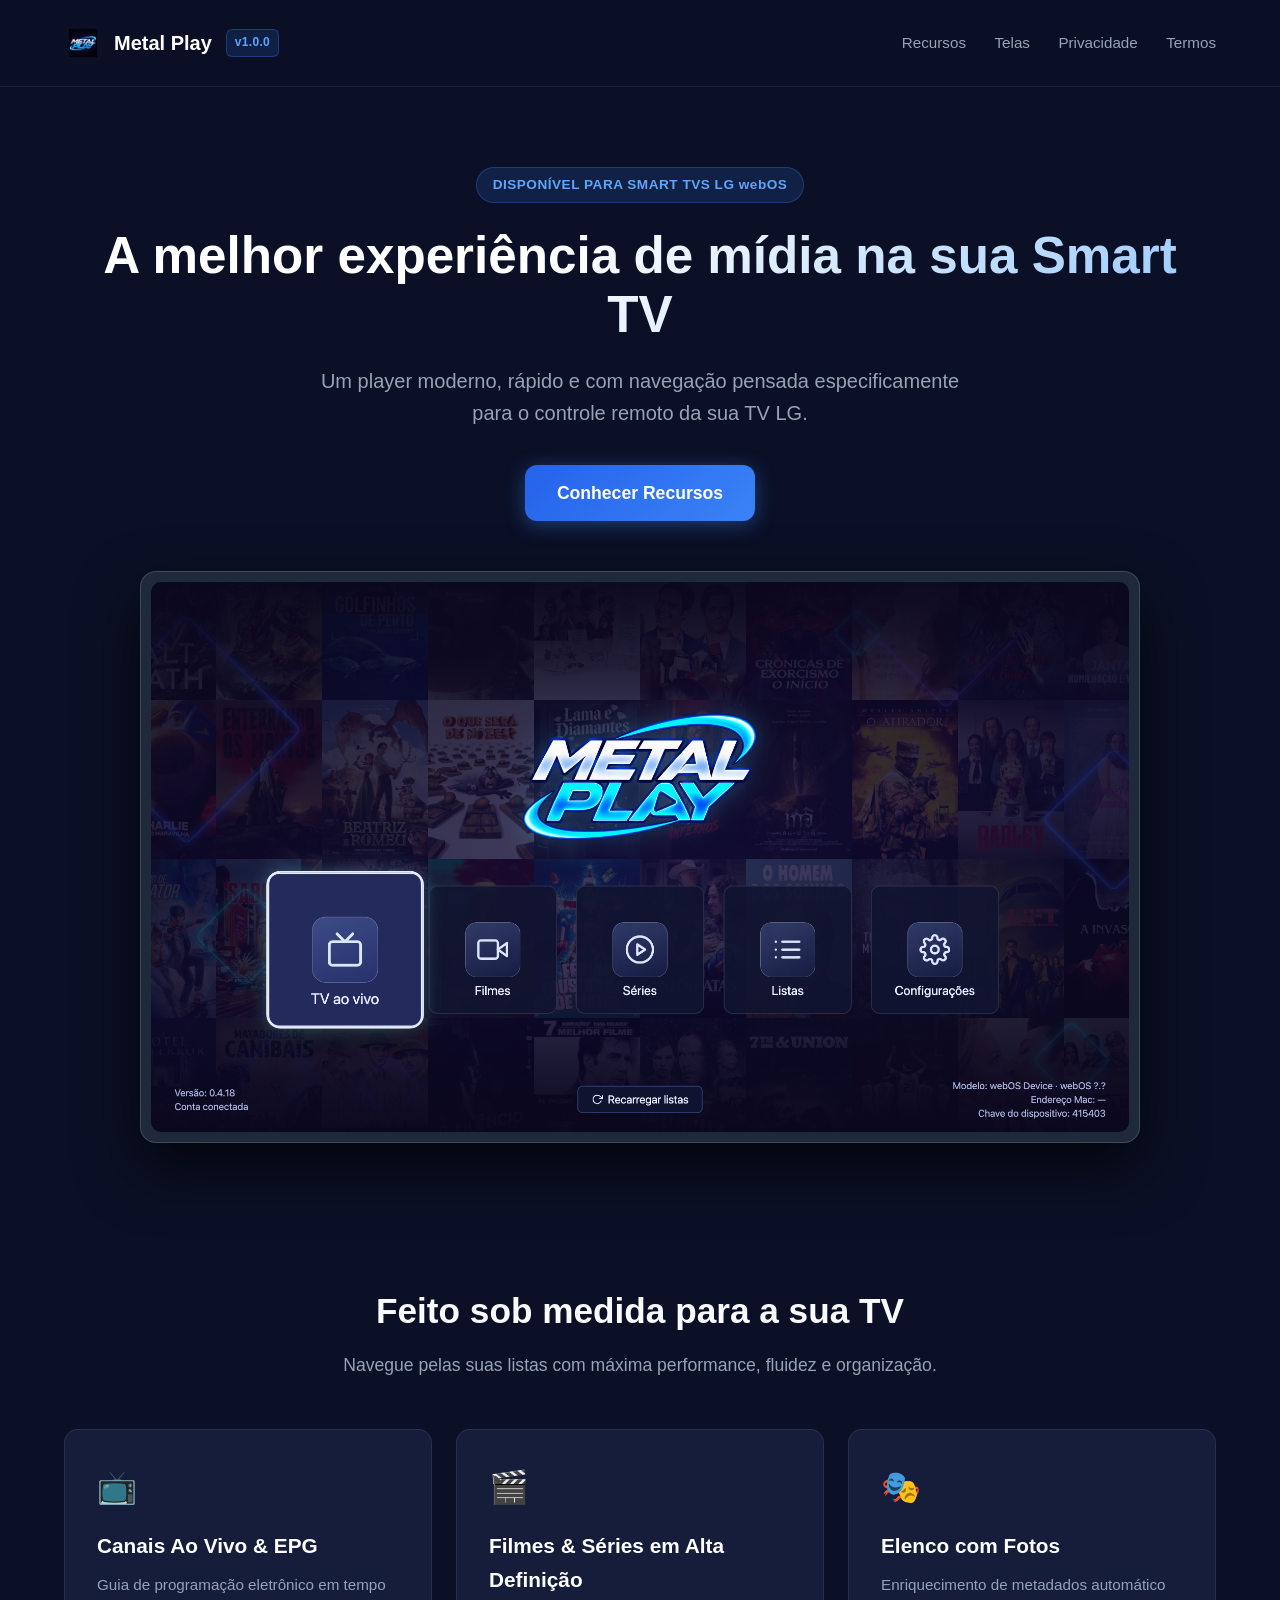
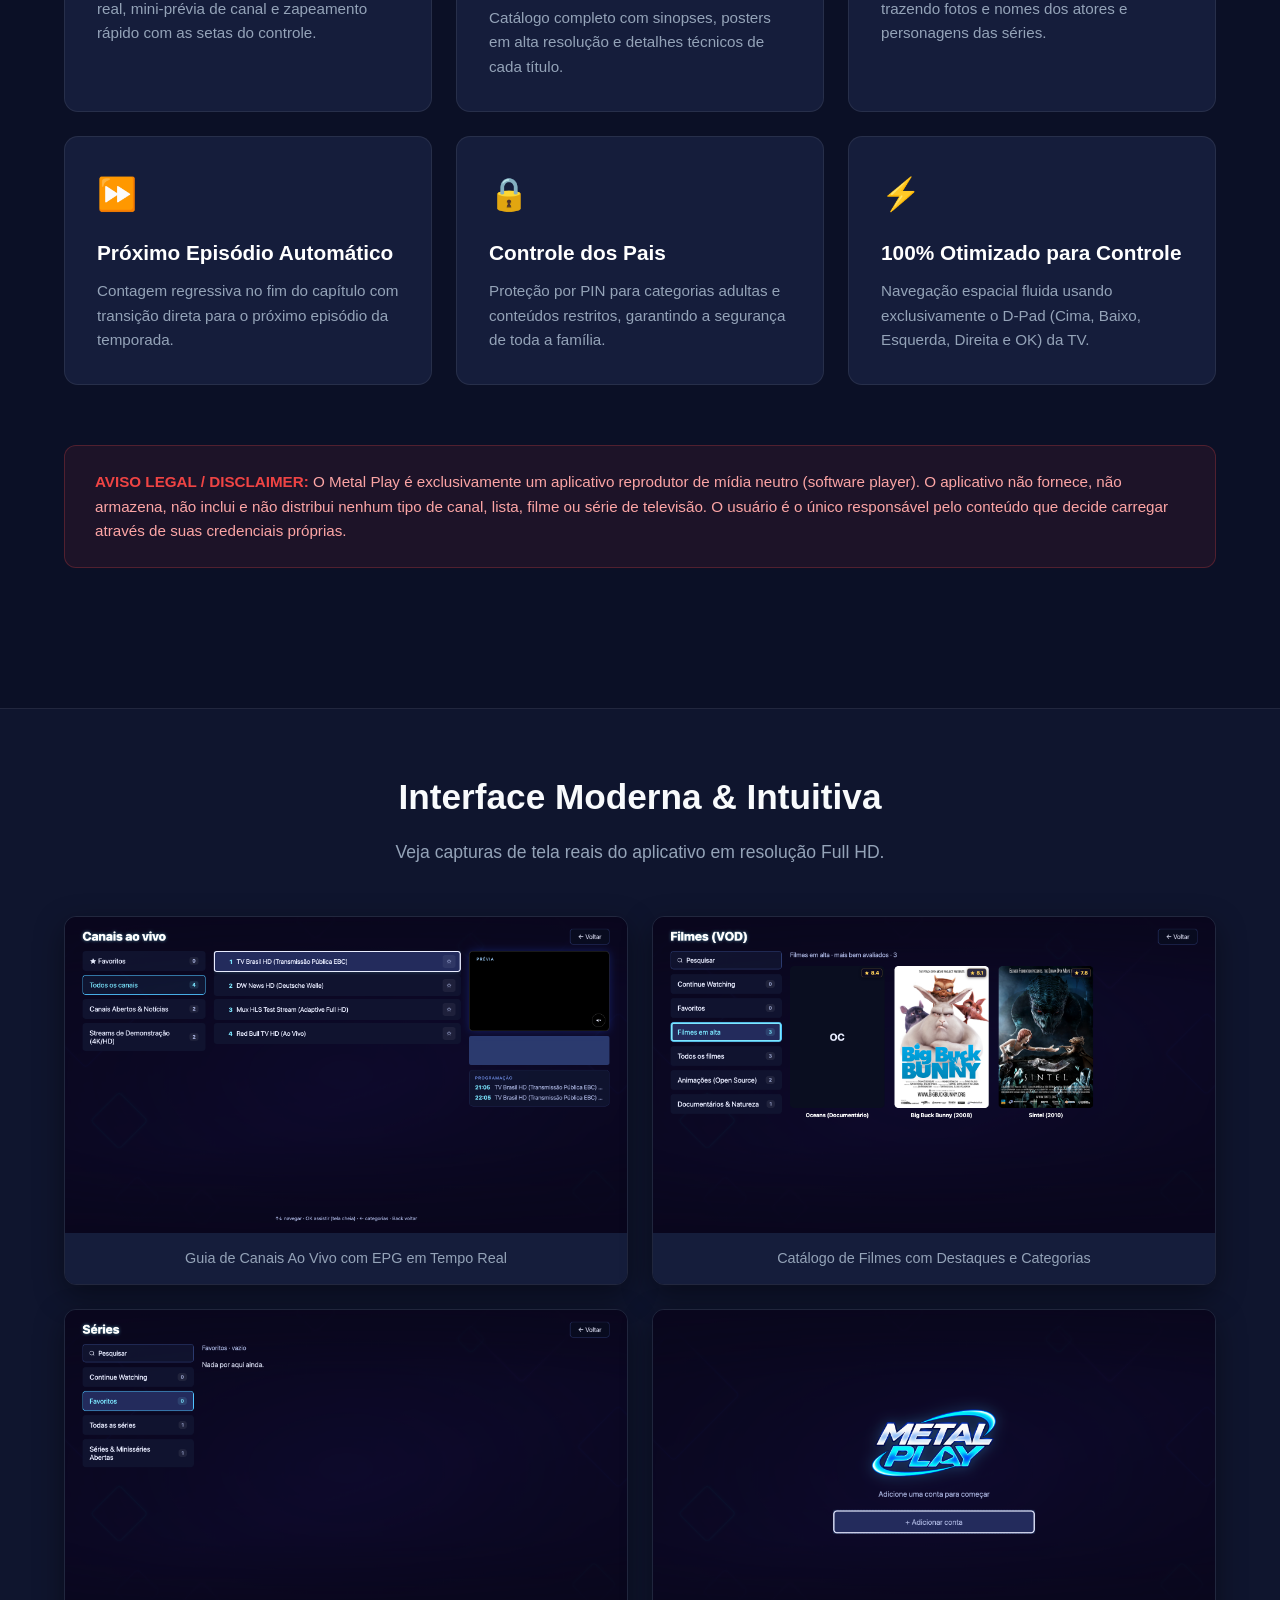
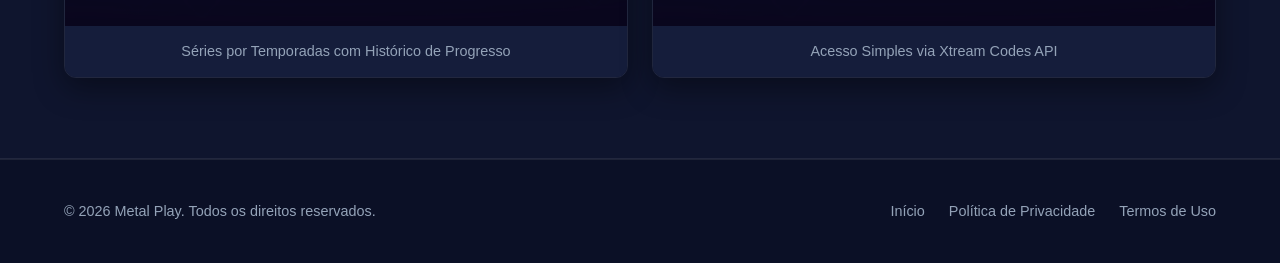
<file: index.html>
<!DOCTYPE html>
<html lang="pt-BR">
<head>
    <meta charset="UTF-8">
    <meta name="viewport" content="width=device-width, initial-scale=1.0">
    <title>Metal Play — Reprodutor de Mídia para LG webOS TV</title>
    <meta name="description" content="Metal Play é um player de mídia moderno, ágil e intuitivo desenvolvido para Smart TVs LG webOS via Xtream Codes API.">
    <link rel="icon" type="image/png" href="img/icon_355x355.png">
    <link rel="stylesheet" href="styles.css">
</head>
<body>

    <!-- Header -->
    <header>
        <div class="container nav-wrap">
            <a href="index.html" class="brand">
                <img src="img/icon_355x355.png" alt="Metal Play">
                <span>Metal Play</span>
                <span class="version-tag">v1.0.0</span>
            </a>
            <nav>
                <a href="#recursos">Recursos</a>
                <a href="#telas">Telas</a>
                <a href="privacy.html">Privacidade</a>
                <a href="terms.html">Termos</a>
            </nav>
        </div>
    </header>

    <!-- Hero -->
    <section class="hero">
        <div class="container">
            <div class="hero-badge">DISPONÍVEL PARA SMART TVS LG webOS</div>
            <h1>A melhor experiência de mídia na sua Smart TV</h1>
            <p>Um player moderno, rápido e com navegação pensada especificamente para o controle remoto da sua TV LG.</p>
            <a href="#recursos" class="hero-cta">Conhecer Recursos</a>

            <!-- TV Mockup Preview -->
            <div class="tv-frame">
                <img src="img/02_home.png" alt="Metal Play Interface na TV">
            </div>
        </div>
    </section>

    <!-- Recursos -->
    <section class="features" id="recursos">
        <div class="container">
            <div class="section-head">
                <h2>Feito sob medida para a sua TV</h2>
                <p>Navegue pelas suas listas com máxima performance, fluidez e organização.</p>
            </div>

            <div class="features-grid">
                <div class="feature-card">
                    <div class="feat-icon">📺</div>
                    <h3>Canais Ao Vivo & EPG</h3>
                    <p>Guia de programação eletrônico em tempo real, mini-prévia de canal e zapeamento rápido com as setas do controle.</p>
                </div>
                <div class="feature-card">
                    <div class="feat-icon">🎬</div>
                    <h3>Filmes & Séries em Alta Definição</h3>
                    <p>Catálogo completo com sinopses, posters em alta resolução e detalhes técnicos de cada título.</p>
                </div>
                <div class="feature-card">
                    <div class="feat-icon">🎭</div>
                    <h3>Elenco com Fotos</h3>
                    <p>Enriquecimento de metadados automático trazendo fotos e nomes dos atores e personagens das séries.</p>
                </div>
                <div class="feature-card">
                    <div class="feat-icon">⏩</div>
                    <h3>Próximo Episódio Automático</h3>
                    <p>Contagem regressiva no fim do capítulo com transição direta para o próximo episódio da temporada.</p>
                </div>
                <div class="feature-card">
                    <div class="feat-icon">🔒</div>
                    <h3>Controle dos Pais</h3>
                    <p>Proteção por PIN para categorias adultas e conteúdos restritos, garantindo a segurança de toda a família.</p>
                </div>
                <div class="feature-card">
                    <div class="feat-icon">⚡</div>
                    <h3>100% Otimizado para Controle</h3>
                    <p>Navegação espacial fluida usando exclusivamente o D-Pad (Cima, Baixo, Esquerda, Direita e OK) da TV.</p>
                </div>
            </div>

            <!-- Disclaimer de Conformidade -->
            <div class="disclaimer-box">
                <strong>AVISO LEGAL / DISCLAIMER:</strong> O Metal Play é exclusivamente um aplicativo reprodutor de mídia neutro (software player). O aplicativo não fornece, não armazena, não inclui e não distribui nenhum tipo de canal, lista, filme ou série de televisão. O usuário é o único responsável pelo conteúdo que decide carregar através de suas credenciais próprias.
            </div>
        </div>
    </section>

    <!-- Screenshots Gallery -->
    <section class="gallery" id="telas">
        <div class="container">
            <div class="section-head">
                <h2>Interface Moderna & Intuitiva</h2>
                <p>Veja capturas de tela reais do aplicativo em resolução Full HD.</p>
            </div>

            <div class="gallery-grid">
                <div class="gallery-item">
                    <img src="img/03_live.png" alt="Canais Ao Vivo e EPG">
                    <div class="cap">Guia de Canais Ao Vivo com EPG em Tempo Real</div>
                </div>
                <div class="gallery-item">
                    <img src="img/04_vod.png" alt="Catálogo de Filmes">
                    <div class="cap">Catálogo de Filmes com Destaques e Categorias</div>
                </div>
                <div class="gallery-item">
                    <img src="img/05_series.png" alt="Catálogo de Séries">
                    <div class="cap">Séries por Temporadas com Histórico de Progresso</div>
                </div>
                <div class="gallery-item">
                    <img src="img/01_login.png" alt="Tela de Login e Gerenciamento">
                    <div class="cap">Acesso Simples via Xtream Codes API</div>
                </div>
            </div>
        </div>
    </section>

    <!-- Footer -->
    <footer>
        <div class="container footer-wrap">
            <div>
                &copy; 2026 Metal Play. Todos os direitos reservados.
            </div>
            <div class="footer-links">
                <a href="index.html">Início</a>
                <a href="privacy.html">Política de Privacidade</a>
                <a href="terms.html">Termos de Uso</a>
            </div>
        </div>
    </footer>

</body>
</html>
</file>
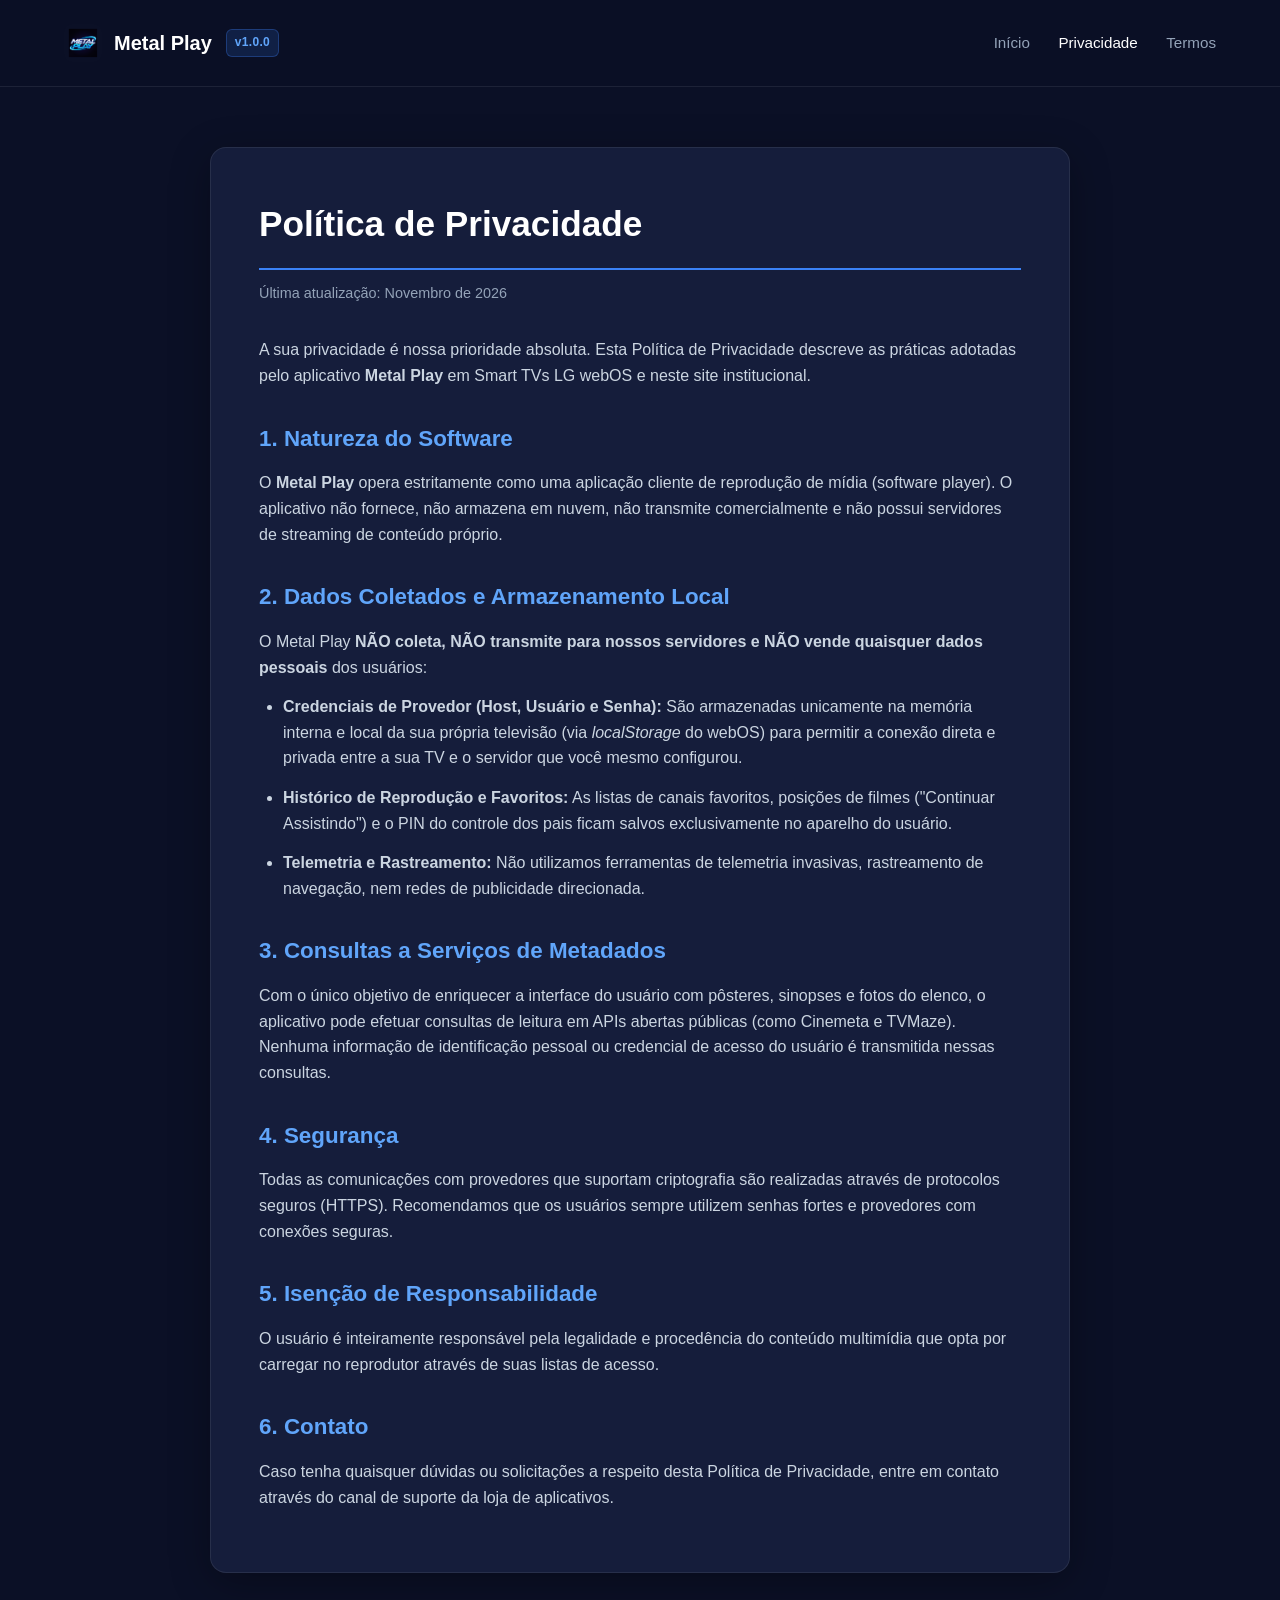
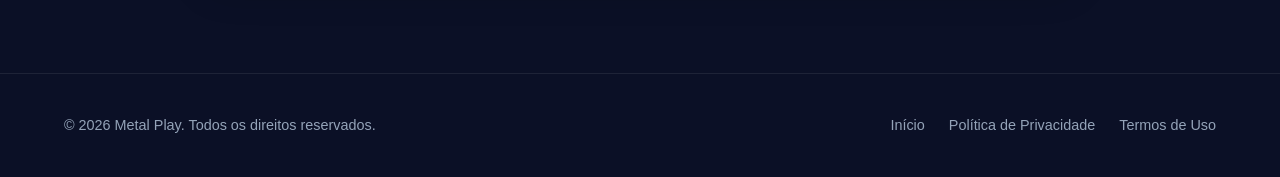
<file: privacy.html>
<!DOCTYPE html>
<html lang="pt-BR">
<head>
    <meta charset="UTF-8">
    <meta name="viewport" content="width=device-width, initial-scale=1.0">
    <title>Política de Privacidade — Metal Play</title>
    <link rel="icon" type="image/png" href="img/icon_355x355.png">
    <link rel="stylesheet" href="styles.css">
</head>
<body>

    <header>
        <div class="container nav-wrap">
            <a href="index.html" class="brand">
                <img src="img/icon_355x355.png" alt="Metal Play">
                <span>Metal Play</span>
                <span class="version-tag">v1.0.0</span>
            </a>
            <nav>
                <a href="index.html">Início</a>
                <a href="privacy.html" style="color:#fff;">Privacidade</a>
                <a href="terms.html">Termos</a>
            </nav>
        </div>
    </header>

    <div class="container policy-page">
        <div class="policy-card">
            <h1>Política de Privacidade</h1>
            <div class="meta">Última atualização: Novembro de 2026</div>

            <p>A sua privacidade é nossa prioridade absoluta. Esta Política de Privacidade descreve as práticas adotadas pelo aplicativo <strong>Metal Play</strong> em Smart TVs LG webOS e neste site institucional.</p>

            <h2>1. Natureza do Software</h2>
            <p>O <strong>Metal Play</strong> opera estritamente como uma aplicação cliente de reprodução de mídia (software player). O aplicativo não fornece, não armazena em nuvem, não transmite comercialmente e não possui servidores de streaming de conteúdo próprio.</p>

            <h2>2. Dados Coletados e Armazenamento Local</h2>
            <p>O Metal Play <strong>NÃO coleta, NÃO transmite para nossos servidores e NÃO vende quaisquer dados pessoais</strong> dos usuários:</p>
            <ul>
                <li><strong>Credenciais de Provedor (Host, Usuário e Senha):</strong> São armazenadas unicamente na memória interna e local da sua própria televisão (via <em>localStorage</em> do webOS) para permitir a conexão direta e privada entre a sua TV e o servidor que você mesmo configurou.</li>
                <li><strong>Histórico de Reprodução e Favoritos:</strong> As listas de canais favoritos, posições de filmes ("Continuar Assistindo") e o PIN do controle dos pais ficam salvos exclusivamente no aparelho do usuário.</li>
                <li><strong>Telemetria e Rastreamento:</strong> Não utilizamos ferramentas de telemetria invasivas, rastreamento de navegação, nem redes de publicidade direcionada.</li>
            </ul>

            <h2>3. Consultas a Serviços de Metadados</h2>
            <p>Com o único objetivo de enriquecer a interface do usuário com pôsteres, sinopses e fotos do elenco, o aplicativo pode efetuar consultas de leitura em APIs abertas públicas (como Cinemeta e TVMaze). Nenhuma informação de identificação pessoal ou credencial de acesso do usuário é transmitida nessas consultas.</p>

            <h2>4. Segurança</h2>
            <p>Todas as comunicações com provedores que suportam criptografia são realizadas através de protocolos seguros (HTTPS). Recomendamos que os usuários sempre utilizem senhas fortes e provedores com conexões seguras.</p>

            <h2>5. Isenção de Responsabilidade</h2>
            <p>O usuário é inteiramente responsável pela legalidade e procedência do conteúdo multimídia que opta por carregar no reprodutor através de suas listas de acesso.</p>

            <h2>6. Contato</h2>
            <p>Caso tenha quaisquer dúvidas ou solicitações a respeito desta Política de Privacidade, entre em contato através do canal de suporte da loja de aplicativos.</p>
        </div>
    </div>

    <footer>
        <div class="container footer-wrap">
            <div>&copy; 2026 Metal Play. Todos os direitos reservados.</div>
            <div class="footer-links">
                <a href="index.html">Início</a>
                <a href="privacy.html">Política de Privacidade</a>
                <a href="terms.html">Termos de Uso</a>
            </div>
        </div>
    </footer>

</body>
</html>
</file>
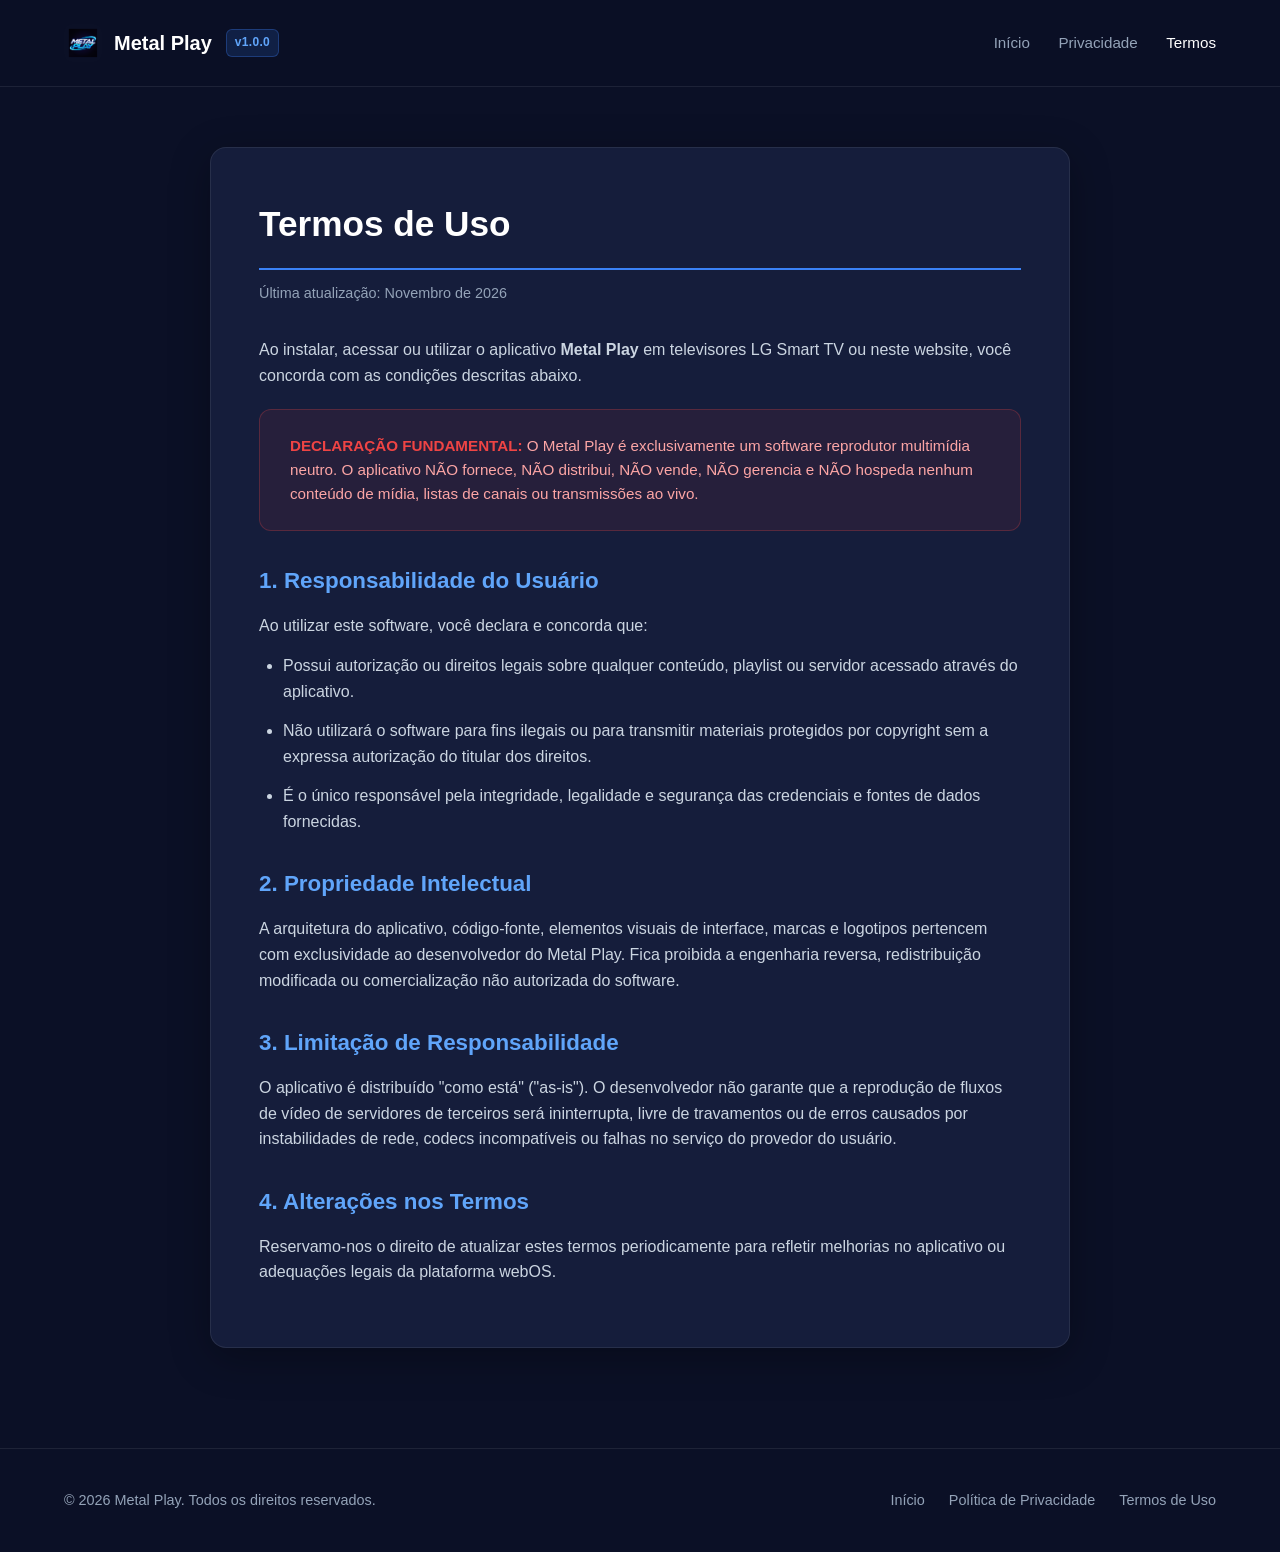
<file: terms.html>
<!DOCTYPE html>
<html lang="pt-BR">
<head>
    <meta charset="UTF-8">
    <meta name="viewport" content="width=device-width, initial-scale=1.0">
    <title>Termos de Uso — Metal Play</title>
    <link rel="icon" type="image/png" href="img/icon_355x355.png">
    <link rel="stylesheet" href="styles.css">
</head>
<body>

    <header>
        <div class="container nav-wrap">
            <a href="index.html" class="brand">
                <img src="img/icon_355x355.png" alt="Metal Play">
                <span>Metal Play</span>
                <span class="version-tag">v1.0.0</span>
            </a>
            <nav>
                <a href="index.html">Início</a>
                <a href="privacy.html">Privacidade</a>
                <a href="terms.html" style="color:#fff;">Termos</a>
            </nav>
        </div>
    </header>

    <div class="container policy-page">
        <div class="policy-card">
            <h1>Termos de Uso</h1>
            <div class="meta">Última atualização: Novembro de 2026</div>

            <p>Ao instalar, acessar ou utilizar o aplicativo <strong>Metal Play</strong> em televisores LG Smart TV ou neste website, você concorda com as condições descritas abaixo.</p>

            <div class="disclaimer-box" style="margin: 20px 0;">
                <strong>DECLARAÇÃO FUNDAMENTAL:</strong> O Metal Play é exclusivamente um software reprodutor multimídia neutro. O aplicativo NÃO fornece, NÃO distribui, NÃO vende, NÃO gerencia e NÃO hospeda nenhum conteúdo de mídia, listas de canais ou transmissões ao vivo.
            </div>

            <h2>1. Responsabilidade do Usuário</h2>
            <p>Ao utilizar este software, você declara e concorda que:</p>
            <ul>
                <li>Possui autorização ou direitos legais sobre qualquer conteúdo, playlist ou servidor acessado através do aplicativo.</li>
                <li>Não utilizará o software para fins ilegais ou para transmitir materiais protegidos por copyright sem a expressa autorização do titular dos direitos.</li>
                <li>É o único responsável pela integridade, legalidade e segurança das credenciais e fontes de dados fornecidas.</li>
            </ul>

            <h2>2. Propriedade Intelectual</h2>
            <p>A arquitetura do aplicativo, código-fonte, elementos visuais de interface, marcas e logotipos pertencem com exclusividade ao desenvolvedor do Metal Play. Fica proibida a engenharia reversa, redistribuição modificada ou comercialização não autorizada do software.</p>

            <h2>3. Limitação de Responsabilidade</h2>
            <p>O aplicativo é distribuído "como está" ("as-is"). O desenvolvedor não garante que a reprodução de fluxos de vídeo de servidores de terceiros será ininterrupta, livre de travamentos ou de erros causados por instabilidades de rede, codecs incompatíveis ou falhas no serviço do provedor do usuário.</p>

            <h2>4. Alterações nos Termos</h2>
            <p>Reservamo-nos o direito de atualizar estes termos periodicamente para refletir melhorias no aplicativo ou adequações legais da plataforma webOS.</p>
        </div>
    </div>

    <footer>
        <div class="container footer-wrap">
            <div>&copy; 2026 Metal Play. Todos os direitos reservados.</div>
            <div class="footer-links">
                <a href="index.html">Início</a>
                <a href="privacy.html">Política de Privacidade</a>
                <a href="terms.html">Termos de Uso</a>
            </div>
        </div>
    </footer>

</body>
</html>
</file>
<file: styles.css>
:root {
    --bg-dark: #0b1026;
    --bg-card: #151d3b;
    --bg-card-hover: #1e2952;
    --primary: #3b82f6;
    --primary-glow: rgba(59, 130, 246, 0.4);
    --accent: #60a5fa;
    --text-main: #f8fafc;
    --text-muted: #94a3b8;
    --border: rgba(255, 255, 255, 0.08);
}

* {
    margin: 0;
    padding: 0;
    box-sizing: border-box;
}

body {
    font-family: -apple-system, BlinkMacSystemFont, "Segoe UI", Roboto, Helvetica, Arial, sans-serif;
    background-color: var(--bg-dark);
    color: var(--text-main);
    line-height: 1.6;
    overflow-x: hidden;
}

.container {
    max-width: 1200px;
    margin: 0 auto;
    padding: 0 24px;
}

/* Header & Nav */
header {
    padding: 24px 0;
    border-bottom: 1px solid var(--border);
    background: rgba(11, 16, 38, 0.85);
    backdrop-filter: blur(12px);
    position: sticky;
    top: 0;
    z-index: 100;
}

.nav-wrap {
    display: flex;
    justify-content: space-between;
    align-items: center;
}

.brand {
    display: flex;
    align-items: center;
    gap: 12px;
    text-decoration: none;
    color: #fff;
    font-weight: 700;
    font-size: 1.25rem;
}

.version-tag {
    font-size: 0.75rem;
    font-weight: 600;
    padding: 3px 8px;
    background: rgba(59, 130, 246, 0.15);
    border: 1px solid rgba(59, 130, 246, 0.3);
    border-radius: 6px;
    color: #60a5fa;
    letter-spacing: 0.3px;
    margin-left: 2px;
    text-transform: lowercase;
}

.brand img {
    height: 38px;
    width: auto;
    border-radius: 8px;
}

nav a {
    color: var(--text-muted);
    text-decoration: none;
    font-size: 0.95rem;
    font-weight: 500;
    margin-left: 24px;
    transition: color 0.2s;
}

nav a:hover {
    color: var(--text-main);
}

/* Hero Section */
.hero {
    padding: 80px 0 60px;
    text-align: center;
    position: relative;
}

.hero-badge {
    display: inline-block;
    padding: 6px 16px;
    background: rgba(59, 130, 246, 0.15);
    border: 1px solid rgba(59, 130, 246, 0.3);
    border-radius: 30px;
    color: var(--accent);
    font-size: 0.85rem;
    font-weight: 600;
    margin-bottom: 24px;
    letter-spacing: 0.5px;
}

.hero h1 {
    font-size: 3.2rem;
    font-weight: 800;
    line-height: 1.15;
    margin-bottom: 20px;
    background: linear-gradient(135deg, #ffffff 40%, #93c5fd 100%);
    -webkit-background-clip: text;
    -webkit-text-fill-color: transparent;
}

.hero p {
    font-size: 1.25rem;
    color: var(--text-muted);
    max-width: 680px;
    margin: 0 auto 36px;
}

.hero-cta {
    display: inline-flex;
    align-items: center;
    gap: 10px;
    background: linear-gradient(135deg, #2563eb, #3b82f6);
    color: #fff;
    font-size: 1.1rem;
    font-weight: 600;
    padding: 14px 32px;
    border-radius: 12px;
    text-decoration: none;
    box-shadow: 0 4px 20px var(--primary-glow);
    transition: transform 0.2s, box-shadow 0.2s;
}

.hero-cta:hover {
    transform: translateY(-2px);
    box-shadow: 0 6px 28px rgba(59, 130, 246, 0.6);
}

/* App TV Mockup Preview */
.tv-frame {
    margin: 50px auto 0;
    max-width: 1000px;
    border-radius: 16px;
    padding: 10px;
    background: #1e293b;
    border: 1px solid rgba(255, 255, 255, 0.15);
    box-shadow: 0 25px 60px rgba(0, 0, 0, 0.7);
}

.tv-frame img {
    width: 100%;
    height: auto;
    display: block;
    border-radius: 10px;
}

/* Features Grid */
.features {
    padding: 80px 0;
}

.section-head {
    text-align: center;
    margin-bottom: 50px;
}

.section-head h2 {
    font-size: 2.2rem;
    font-weight: 700;
    margin-bottom: 12px;
}

.section-head p {
    color: var(--text-muted);
    font-size: 1.1rem;
}

.features-grid {
    display: grid;
    grid-template-columns: repeat(auto-fit, minmax(320px, 1fr));
    gap: 24px;
}

.feature-card {
    background: var(--bg-card);
    border: 1px solid var(--border);
    border-radius: 14px;
    padding: 32px;
    transition: transform 0.2s, background 0.2s;
}

.feature-card:hover {
    background: var(--bg-card-hover);
    transform: translateY(-4px);
}

.feat-icon {
    font-size: 2rem;
    margin-bottom: 16px;
}

.feature-card h3 {
    font-size: 1.3rem;
    margin-bottom: 10px;
    color: #fff;
}

.feature-card p {
    color: var(--text-muted);
    font-size: 0.95rem;
}

/* Gallery Section */
.gallery {
    padding: 60px 0 80px;
    background: rgba(21, 29, 59, 0.4);
    border-top: 1px solid var(--border);
    border-bottom: 1px solid var(--border);
}

.gallery-grid {
    display: grid;
    grid-template-columns: repeat(auto-fit, minmax(400px, 1fr));
    gap: 24px;
    margin-top: 40px;
}

.gallery-item {
    border-radius: 12px;
    overflow: hidden;
    border: 1px solid var(--border);
    box-shadow: 0 10px 30px rgba(0,0,0,0.4);
    transition: transform 0.2s;
}

.gallery-item:hover {
    transform: scale(1.02);
}

.gallery-item img {
    width: 100%;
    height: auto;
    display: block;
}

.gallery-item .cap {
    padding: 14px;
    background: var(--bg-card);
    font-size: 0.9rem;
    color: var(--text-muted);
    text-align: center;
}

/* Disclaimer Banner */
.disclaimer-box {
    margin: 60px 0;
    padding: 24px 30px;
    background: rgba(239, 68, 68, 0.08);
    border: 1px solid rgba(239, 68, 68, 0.25);
    border-radius: 12px;
    color: #fca5a5;
    font-size: 0.95rem;
    line-height: 1.6;
}

.disclaimer-box strong {
    color: #ef4444;
}

/* Policy Content Pages */
.policy-page {
    padding: 60px 0 100px;
    max-width: 860px;
    margin: 0 auto;
}

.policy-card {
    background: var(--bg-card);
    border: 1px solid var(--border);
    border-radius: 16px;
    padding: 48px;
    box-shadow: 0 10px 40px rgba(0,0,0,0.3);
}

.policy-card h1 {
    font-size: 2.2rem;
    margin-bottom: 12px;
    color: #fff;
    border-bottom: 2px solid var(--primary);
    padding-bottom: 16px;
}

.policy-card .meta {
    color: var(--text-muted);
    font-size: 0.9rem;
    margin-bottom: 32px;
}

.policy-card h2 {
    font-size: 1.4rem;
    color: var(--accent);
    margin: 32px 0 14px;
}

.policy-card p, .policy-card li {
    color: #cbd5e1;
    margin-bottom: 14px;
}

.policy-card ul {
    padding-left: 24px;
    margin-bottom: 20px;
}

/* Footer */
footer {
    padding: 40px 0;
    border-top: 1px solid var(--border);
    color: var(--text-muted);
    font-size: 0.9rem;
}

.footer-wrap {
    display: flex;
    justify-content: space-between;
    align-items: center;
    flex-wrap: wrap;
    gap: 20px;
}

.footer-links a {
    color: var(--text-muted);
    text-decoration: none;
    margin-left: 20px;
    transition: color 0.2s;
}

.footer-links a:hover {
    color: #fff;
}

@media (max-width: 768px) {
    .hero h1 { font-size: 2.2rem; }
    .hero p { font-size: 1.05rem; }
    .gallery-grid { grid-template-columns: 1fr; }
    .policy-card { padding: 24px; }
}
</file>
